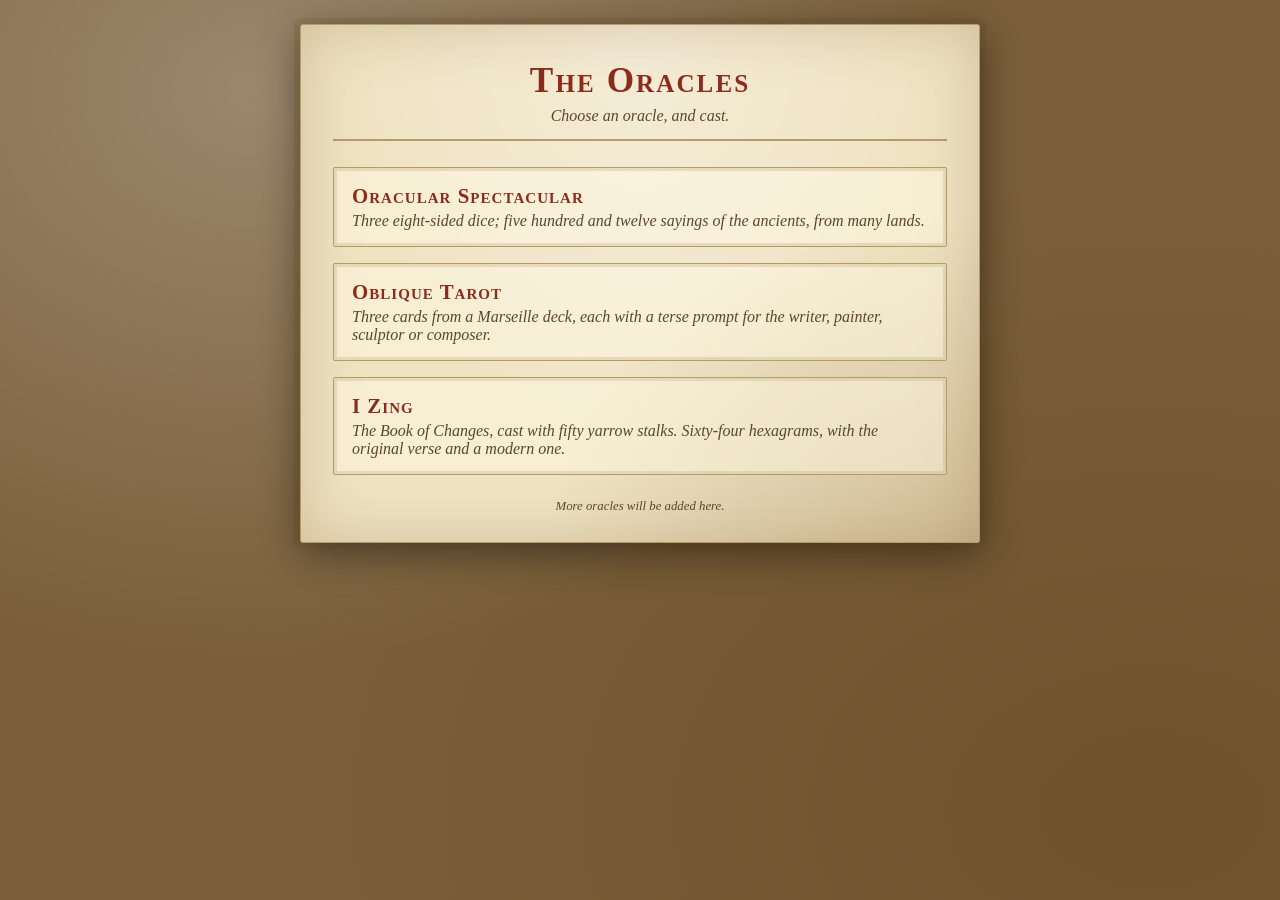
<file: index.html>
<!doctype html>
<html lang="en">
<head>
<meta charset="utf-8">
<meta name="viewport" content="width=device-width, initial-scale=1">
<title>The Oracles</title>
<link rel="stylesheet" href="style.css">
</head>
<body>
<main class="sheet">
  <header>
    <h1>The Oracles</h1>
    <p class="sub">Choose an oracle, and cast.</p>
  </header>

  <nav class="cards" aria-label="Oracles">
    <a class="card" href="oracle/">
      <h2>Oracular Spectacular</h2>
      <p>Three eight-sided dice; five hundred and twelve sayings of the ancients, from many lands.</p>
    </a>
    <a class="card" href="oblique/">
      <h2>Oblique Tarot</h2>
      <p>Three cards from a Marseille deck, each with a terse prompt for the writer, painter, sculptor or composer.</p>
    </a>
    <a class="card" href="izing/">
      <h2>I Zing</h2>
      <p>The Book of Changes, cast with fifty yarrow stalks. Sixty-four hexagrams, with the original verse and a modern one.</p>
    </a>
  </nav>

  <footer>More oracles will be added here.</footer>
</main>
</body>
</html>
</file>
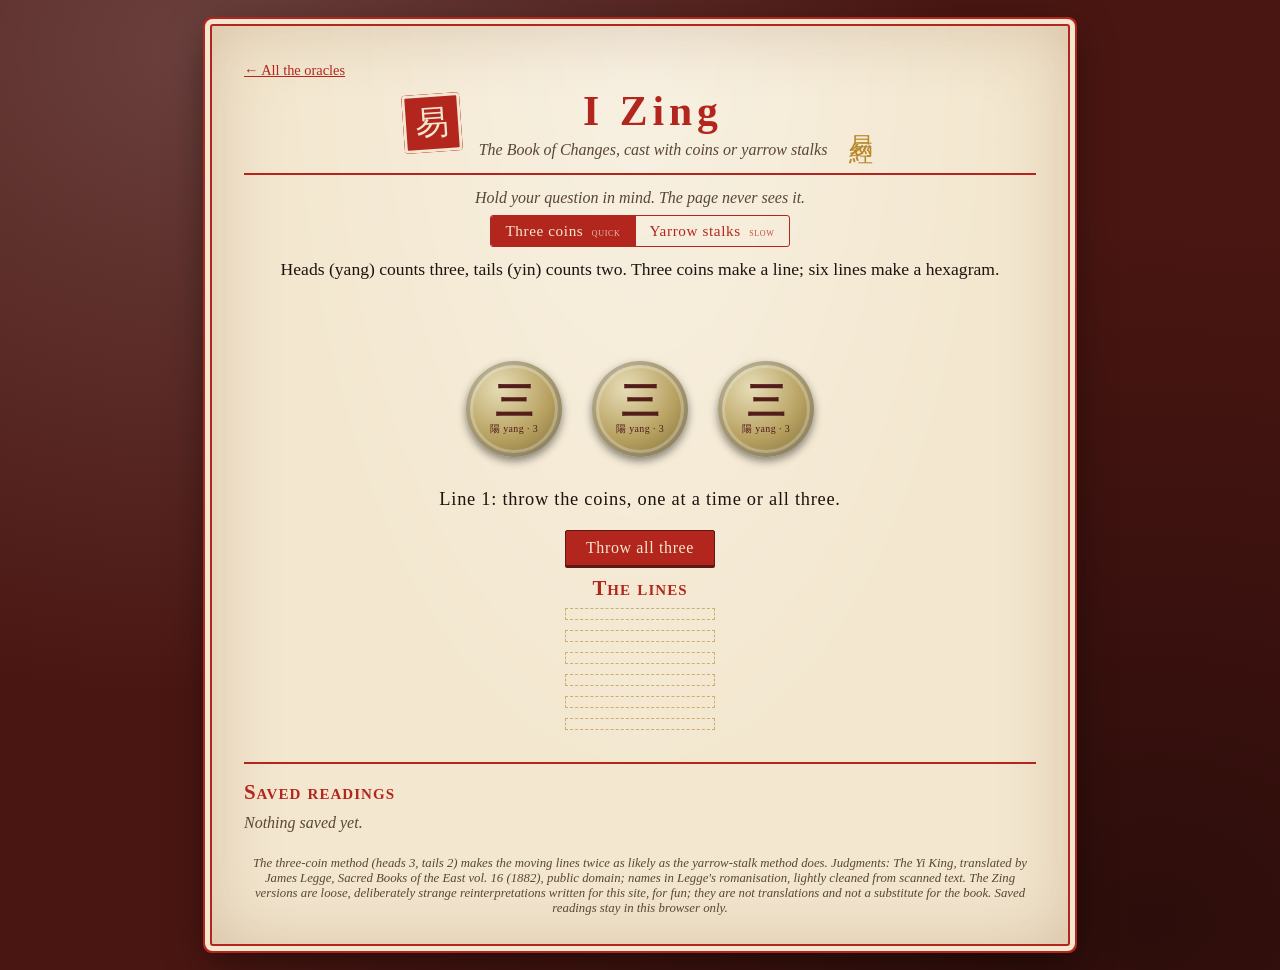
<file: izing/index.html>
<!doctype html>
<html lang="en">
<head>
<meta charset="utf-8">
<meta name="viewport" content="width=device-width, initial-scale=1">
<title>I Zing</title>
<link rel="stylesheet" href="../style.css">
<link rel="stylesheet" href="izing.css">
</head>
<body class="izing">
<main class="sheet wide">
  <header>
    <p class="crumb"><a href="../">&larr; All the oracles</a></p>
    <div class="titleblock">
      <span class="seal" aria-hidden="true">易</span>
      <div>
        <h1>I Zing</h1>
        <p class="sub">The Book of Changes, cast with coins or yarrow stalks</p>
      </div>
      <span class="vert" aria-hidden="true">易經</span>
    </div>
  </header>

  <p class="hold">Hold your question in mind. The page never sees it.</p>

  <section class="altar" aria-label="Yarrow stalks">
    <div class="modes" role="group" aria-label="Method of casting">
      <button id="mCoins" class="mode on" type="button" aria-pressed="true">Three coins <span>quick</span></button>
      <button id="mStalks" class="mode" type="button" aria-pressed="false">Yarrow stalks <span>slow</span></button>
    </div>
    <p id="say" class="say" aria-live="polite"></p>
    <div id="coinbox" class="coinbox">
      <button class="coin" type="button" aria-label="Throw coin 1"><span class="cface heads"><b>三</b><small>陽 yang · 3</small></span><span class="cface tails"><b>二</b><small>陰 yin · 2</small></span></button>
      <button class="coin" type="button" aria-label="Throw coin 2"><span class="cface heads"><b>三</b><small>陽 yang · 3</small></span><span class="cface tails"><b>二</b><small>陰 yin · 2</small></span></button>
      <button class="coin" type="button" aria-label="Throw coin 3"><span class="cface heads"><b>三</b><small>陽 yang · 3</small></span><span class="cface tails"><b>二</b><small>陰 yin · 2</small></span></button>
    </div>
    <p id="tally" class="tally" aria-live="polite"></p>
    <div id="field" class="field" tabindex="0" role="application" aria-label="Fifty yarrow stalks. Click, or use the arrow keys and Enter, to divide the bundle."></div>
    <p id="progress" class="progress"></p>
    <div class="actions">
      <button id="toss" type="button">Throw all three</button>
      <button id="tossrest" type="button" class="ghost" hidden>Throw the rest</button>
      <button id="go" type="button" hidden>Take one stalk aside</button>
      <button id="castagain" type="button" hidden>Cast again</button>
      <button id="random" type="button" hidden>Divide at random</button>
    </div>
  </section>

  <section class="figure-wrap">
    <h2>The lines</h2>
    <ol id="figure" class="figure" aria-label="Hexagram lines, top to bottom"></ol>
  </section>

  <section id="reading" class="reading" hidden aria-live="polite">
    <div class="hexhead">
      <span id="hglyph" class="hglyph" aria-hidden="true"></span>
      <div>
        <p class="hnum" id="hnum"></p>
        <h2 id="hname"></h2>
        <p class="hsub" id="hsub"></p>
      </div>
    </div>
    <h3>The Judgment <span class="small">(Legge, 1882)</span></h3>
    <blockquote id="legge"></blockquote>
    <h3>The Zing</h3>
    <blockquote id="zing" class="zing"></blockquote>
    <div id="becoming" hidden>
      <p class="becomes">The moving lines turn this into</p>
      <div class="hexhead small">
        <span id="bglyph" class="hglyph" aria-hidden="true"></span>
        <div><p class="hnum" id="bnum"></p><h2 id="bname"></h2><p class="hsub" id="bsub"></p></div>
      </div>
      <blockquote id="blegge"></blockquote>
      <blockquote id="bzing" class="zing"></blockquote>
    </div>
    <div class="actions small">
      <button id="copy" type="button">Copy</button>
      <button id="save" type="button">Save</button>
      <span id="note" class="note" role="status"></span>
    </div>
  </section>

  <p id="error" class="error" hidden></p>

  <section class="saved">
    <h2>Saved readings</h2>
    <p id="empty" class="empty">Nothing saved yet.</p>
    <ul id="list"></ul>
  </section>

  <footer>
    The three-coin method (heads 3, tails 2) makes the moving lines twice as likely as the yarrow-stalk method does. Judgments: <em>The Yi King</em>, translated by James Legge, <em>Sacred Books of the East</em> vol. 16 (1882), public domain;
    names in Legge's romanisation, lightly cleaned from scanned text. The Zing versions are loose, deliberately strange reinterpretations written for this site, for fun;
    they are not translations and not a substitute for the book. Saved readings stay in this browser only.
  </footer>
</main>
<script src="app.js"></script>
</body>
</html>
</file>
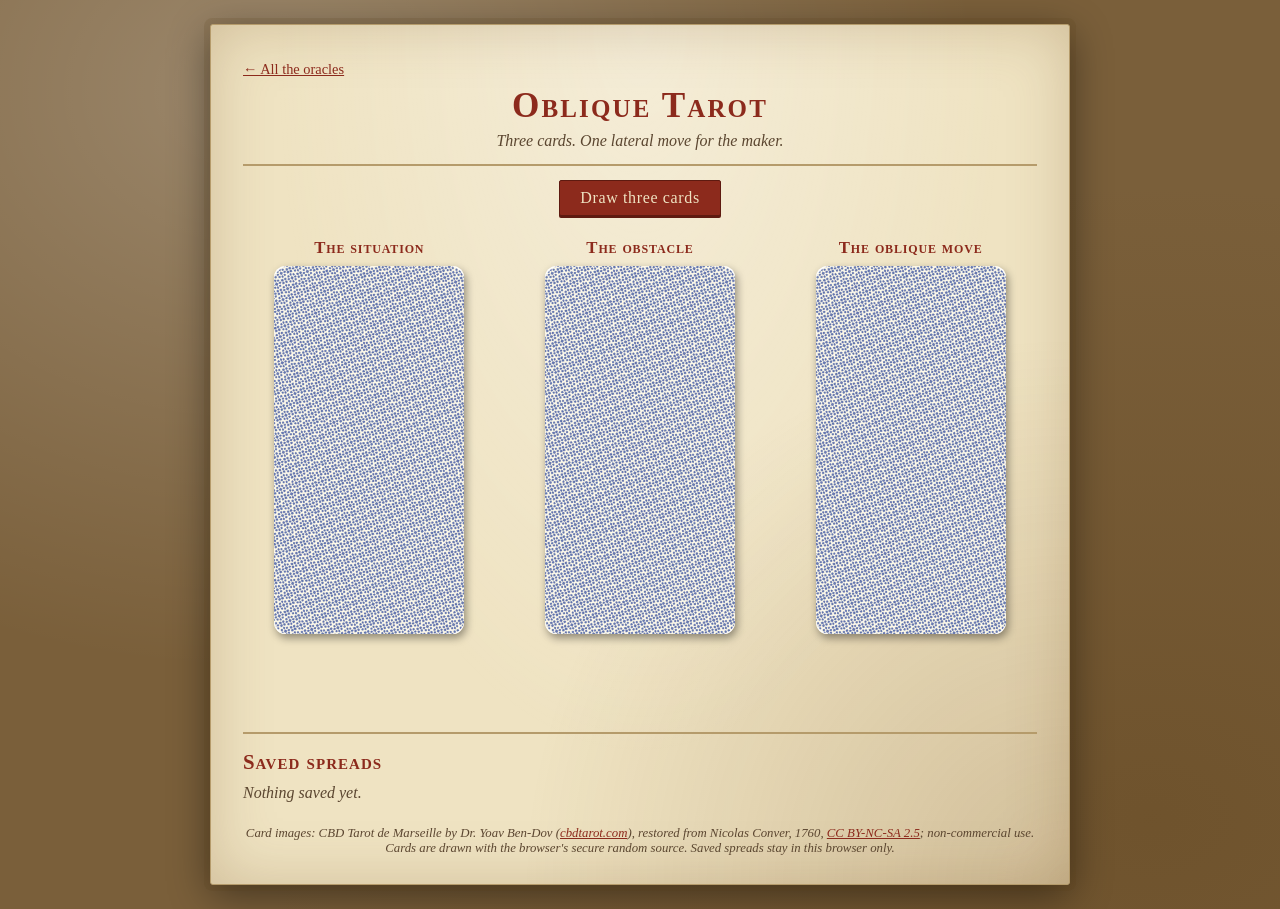
<file: oblique/index.html>
<!doctype html>
<html lang="en">
<head>
<meta charset="utf-8">
<meta name="viewport" content="width=device-width, initial-scale=1">
<title>Oblique Tarot</title>
<link rel="stylesheet" href="../style.css">
</head>
<body>
<main class="sheet wide">
  <header>
    <p class="crumb"><a href="../">&larr; All the oracles</a></p>
    <h1>Oblique Tarot</h1>
    <p class="sub">Three cards. One lateral move for the maker.</p>
  </header>

  <div class="actions">
    <button id="draw" type="button">Draw three cards</button>
  </div>

  <section id="spread" class="spread" aria-live="polite">
    <article class="slot" data-i="0"><h2>The situation</h2><div class="cardwrap"><img class="face" alt="Card back" src="cards/back.jpg"></div><p class="cname"></p><p class="cprompt"></p><p class="cfield"></p></article>
    <article class="slot" data-i="1"><h2>The obstacle</h2><div class="cardwrap"><img class="face" alt="Card back" src="cards/back.jpg"></div><p class="cname"></p><p class="cprompt"></p><p class="cfield"></p></article>
    <article class="slot" data-i="2"><h2>The oblique move</h2><div class="cardwrap"><img class="face" alt="Card back" src="cards/back.jpg"></div><p class="cname"></p><p class="cprompt"></p><p class="cfield"></p></article>
  </section>

  <div id="tools" class="actions small" hidden>
    <button id="copy" type="button">Copy spread</button>
    <button id="save" type="button">Save spread</button>
    <span id="note" class="note" role="status"></span>
  </div>

  <p id="error" class="error" hidden></p>

  <section class="saved">
    <h2>Saved spreads</h2>
    <p id="empty" class="empty">Nothing saved yet.</p>
    <ul id="list"></ul>
  </section>

  <footer>
    Card images: <em>CBD Tarot de Marseille</em> by Dr. Yoav Ben-Dov (<a href="https://cbdtarot.com">cbdtarot.com</a>),
    restored from Nicolas Conver, 1760,
    <a href="https://creativecommons.org/licenses/by-nc-sa/2.5/">CC BY-NC-SA 2.5</a>; non-commercial use.
    Cards are drawn with the browser's secure random source. Saved spreads stay in this browser only.
  </footer>
</main>
<script src="app.js"></script>
</body>
</html>
</file>
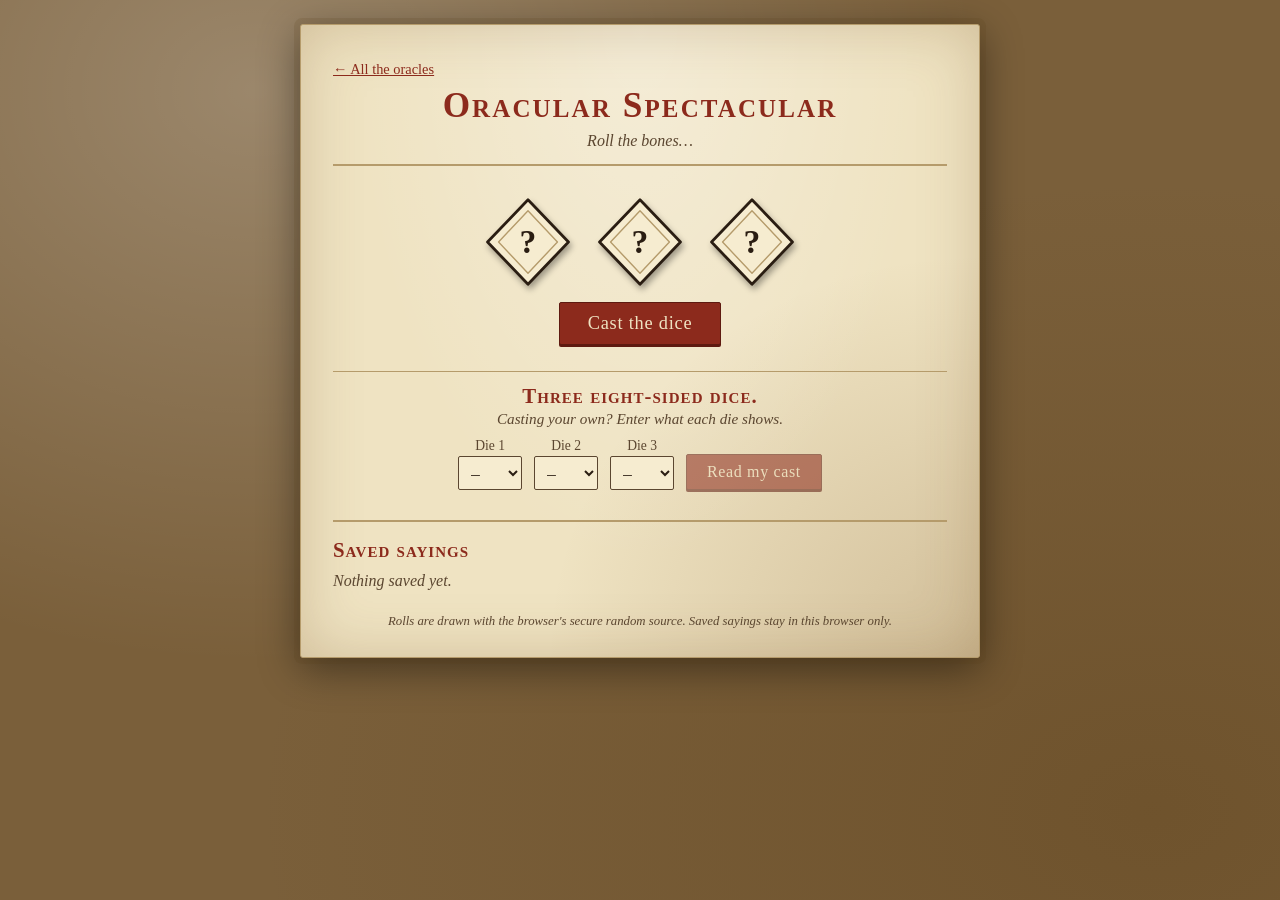
<file: oracle/index.html>
<!doctype html>
<html lang="en">
<head>
<meta charset="utf-8">
<meta name="viewport" content="width=device-width, initial-scale=1">
<title>Oracular Spectacular</title>
<link rel="stylesheet" href="../style.css">
</head>
<body>
<main class="sheet">
  <header>
    <p class="crumb"><a href="../">&larr; All the oracles</a></p>
    <h1>Oracular Spectacular</h1>
    <p class="sub">Roll the bones&hellip;</p>
  </header>

  <section class="dice" id="dice" aria-label="Dice">
    <div class="die" data-i="0"><svg viewBox="0 0 100 100" aria-hidden="true"><polygon points="50,4 94,50 50,96 6,50"/><polygon class="inner" points="50,16 82,50 50,84 18,50"/></svg><span class="pip">?</span></div>
    <div class="die" data-i="1"><svg viewBox="0 0 100 100" aria-hidden="true"><polygon points="50,4 94,50 50,96 6,50"/><polygon class="inner" points="50,16 82,50 50,84 18,50"/></svg><span class="pip">?</span></div>
    <div class="die" data-i="2"><svg viewBox="0 0 100 100" aria-hidden="true"><polygon points="50,4 94,50 50,96 6,50"/><polygon class="inner" points="50,16 82,50 50,84 18,50"/></svg><span class="pip">?</span></div>
  </section>

  <div class="actions">
    <button id="roll" type="button">Cast the dice</button>
  </div>

  <section class="manual" aria-labelledby="manual-h">
    <h2 id="manual-h">Three eight-sided dice.</h2>
    <p class="hint">Casting your own? Enter what each die shows.</p>
    <form id="manual" class="manual-form">
      <label>Die 1 <select id="m1"><option value="">&ndash;</option><option value="1">1</option><option value="2">2</option><option value="3">3</option><option value="4">4</option><option value="5">5</option><option value="6">6</option><option value="7">7</option><option value="8">8</option></select></label>
      <label>Die 2 <select id="m2"><option value="">&ndash;</option><option value="1">1</option><option value="2">2</option><option value="3">3</option><option value="4">4</option><option value="5">5</option><option value="6">6</option><option value="7">7</option><option value="8">8</option></select></label>
      <label>Die 3 <select id="m3"><option value="">&ndash;</option><option value="1">1</option><option value="2">2</option><option value="3">3</option><option value="4">4</option><option value="5">5</option><option value="6">6</option><option value="7">7</option><option value="8">8</option></select></label>
      <button id="read" type="submit" disabled>Read my cast</button>
    </form>
  </section>

  <section id="oracle" class="oracle" aria-live="polite" hidden>
    <blockquote><p id="text"></p></blockquote>
    <p class="attr"><span id="source"></span></p>
    <p class="meta"><span id="tradition"></span> &middot; <span id="era"></span><br><span id="translator"></span></p>
    <div class="actions small">
      <button id="copy" type="button">Copy</button>
      <button id="save" type="button">Save</button>
      <span id="note" class="note" role="status"></span>
    </div>
  </section>

  <p id="error" class="error" hidden></p>

  <section class="saved">
    <h2>Saved sayings</h2>
    <p id="empty" class="empty">Nothing saved yet.</p>
    <ul id="list"></ul>
  </section>

  <footer>Rolls are drawn with the browser's secure random source. Saved sayings stay in this browser only.</footer>
</main>
<script src="app.js"></script>
</body>
</html>
</file>
<file: style.css>
:root {
  --vellum: #efe3c2;
  --vellum-dark: #d9c598;
  --ink: #2a1d12;
  --ink-soft: #5b4630;
  --rubric: #8c2a1c;
  --rule: #b59b6b;
}
* { box-sizing: border-box; }
body {
  margin: 0;
  min-height: 100vh;
  color: var(--ink);
  font-family: "Palatino Linotype", Palatino, "Book Antiqua", Georgia, serif;
  background:
    radial-gradient(ellipse at 20% 10%, rgba(255,255,255,.25), transparent 50%),
    radial-gradient(ellipse at 90% 90%, rgba(90,60,20,.35), transparent 55%),
    #7a5f3a;
  padding: 24px 16px;
}
.sheet {
  max-width: 680px;
  margin: 0 auto;
  padding: 36px 32px 28px;
  background:
    radial-gradient(ellipse at 50% 0%, rgba(255,255,255,.35), transparent 60%),
    radial-gradient(ellipse at 100% 100%, rgba(120,80,30,.25), transparent 45%),
    var(--vellum);
  border: 1px solid var(--rule);
  box-shadow: 0 0 0 6px rgba(90,60,20,.15), 0 10px 40px rgba(0,0,0,.45), inset 0 0 60px rgba(120,80,30,.25);
  border-radius: 3px;
}
header { text-align: center; border-bottom: 2px double var(--rule); padding-bottom: 14px; }
h1 {
  margin: 0;
  font-size: 2.2rem;
  font-variant: small-caps;
  letter-spacing: .06em;
  color: var(--rubric);
}
.sub { margin: 6px 0 0; font-style: italic; color: var(--ink-soft); }

.dice { display: flex; justify-content: center; gap: 20px; margin: 30px 0 10px; }
.die { position: relative; width: 92px; height: 92px; }
.die svg { width: 100%; height: 100%; overflow: visible; filter: drop-shadow(2px 4px 3px rgba(0,0,0,.35)); }
.die polygon { fill: #f6ecd0; stroke: var(--ink); stroke-width: 3; stroke-linejoin: round; }
.die polygon.inner { fill: none; stroke: var(--rule); stroke-width: 1.5; }
.pip {
  position: absolute; inset: 0;
  display: flex; align-items: center; justify-content: center;
  font-size: 2.1rem; font-weight: bold; color: var(--ink);
}
.die.rolling { animation: tumble .32s linear infinite; }
.die.rolling:nth-child(2) { animation-duration: .27s; animation-direction: reverse; }
.die.rolling:nth-child(3) { animation-duration: .36s; }
.die.landed { animation: thud .35s ease-out; }
.die.landed polygon:first-child { fill: #fbf3dc; }
@keyframes tumble {
  0% { transform: rotate(0) translateY(0); }
  25% { transform: rotate(90deg) translateY(-8px); }
  50% { transform: rotate(180deg) translateY(0); }
  75% { transform: rotate(270deg) translateY(-8px); }
  100% { transform: rotate(360deg) translateY(0); }
}
@keyframes thud {
  0% { transform: scale(1.18) rotate(-6deg); }
  60% { transform: scale(.96) rotate(2deg); }
  100% { transform: scale(1) rotate(0); }
}

.actions { text-align: center; margin: 14px 0; }
.actions.small { text-align: left; display: flex; align-items: center; gap: 10px; flex-wrap: wrap; }
button {
  font: inherit;
  cursor: pointer;
  color: var(--vellum);
  background: var(--rubric);
  border: 1px solid #5e1a10;
  padding: 8px 20px;
  border-radius: 2px;
  letter-spacing: .04em;
  box-shadow: 0 2px 0 #5e1a10;
}
button:hover:not(:disabled) { background: #a33322; }
button:disabled { opacity: .55; cursor: default; }
button:focus-visible { outline: 3px solid var(--ink); outline-offset: 2px; }
.actions.small button, li button {
  background: transparent; color: var(--rubric); border-color: var(--rubric); box-shadow: none; padding: 4px 12px;
}
.actions.small button:hover:not(:disabled), li button:hover { background: rgba(140,42,28,.12); }
#roll { font-size: 1.15rem; padding: 10px 28px; }

.manual { text-align: center; margin: 26px 0 0; padding-top: 12px; border-top: 1px solid var(--rule); }
.manual h2 { margin: 0; }
.hint { margin: 2px 0 10px; font-style: italic; color: var(--ink-soft); font-size: .95rem; }
.manual-form { display: flex; flex-wrap: wrap; justify-content: center; align-items: flex-end; gap: 12px; }
.manual-form label { display: flex; flex-direction: column; font-size: .85rem; color: var(--ink-soft); gap: 2px; }
.manual-form select {
  font: inherit; font-size: 1.1rem; color: var(--ink); background: #f6ecd0;
  border: 1px solid var(--ink-soft); border-radius: 2px; padding: 5px 8px; min-width: 64px;
}
.manual-form select:focus-visible { outline: 3px solid var(--ink); outline-offset: 2px; }

.oracle { margin-top: 22px; animation: unfurl .7s ease-out; }
@keyframes unfurl { from { opacity: 0; transform: translateY(10px); } to { opacity: 1; transform: none; } }
blockquote { margin: 0; padding: 0 6px; }
blockquote p { margin: 0; font-size: 1.55rem; line-height: 1.45; white-space: pre-line; }
blockquote p { display: flex; align-items: flex-start; }
blockquote .cap { flex: none; font-size: 3.6rem; line-height: .95; padding-right: 8px; color: var(--rubric); }
blockquote .rest { flex: 1; min-width: 0; }
.attr { margin: 14px 0 2px; text-align: right; font-style: italic; font-size: 1.1rem; }
.attr span::before { content: "\2014\00a0"; }
.meta { margin: 0 0 8px; text-align: right; font-size: .9rem; color: var(--ink-soft); }
.note { color: var(--ink-soft); font-style: italic; font-size: .9rem; }

.saved { margin-top: 30px; border-top: 2px double var(--rule); padding-top: 10px; }
h2 { font-variant: small-caps; letter-spacing: .05em; color: var(--rubric); margin: 6px 0 10px; font-size: 1.3rem; }
.empty { font-style: italic; color: var(--ink-soft); margin: 0; }
ul { list-style: none; padding: 0; margin: 0; }
li { padding: 10px 0; border-bottom: 1px solid var(--rule); }
li:last-child { border-bottom: 0; }
li q, li .q { display: block; white-space: pre-line; quotes: none; }
li .from { display: block; font-size: .85rem; color: var(--ink-soft); font-style: italic; margin: 3px 0 6px; }
li .row { display: flex; gap: 8px; }
.error { color: var(--rubric); text-align: center; font-weight: bold; }
footer { margin-top: 24px; text-align: center; font-size: .8rem; color: var(--ink-soft); font-style: italic; }
[hidden] { display: none !important; }

@media (max-width: 480px) {
  .sheet { padding: 24px 16px; }
  h1 { font-size: 1.7rem; }
  .die { width: 72px; height: 72px; }
  .dice { gap: 12px; }
  .pip { font-size: 1.7rem; }
  blockquote p { font-size: 1.3rem; }
}
@media (prefers-reduced-motion: reduce) {
  .die.rolling, .die.landed, .oracle { animation: none; }
}

/* Hub page and breadcrumb */
.crumb { margin: 0 0 8px; text-align: left; font-size: .9rem; }
.crumb a, .card a { color: var(--rubric); }
.cards { display: grid; gap: 16px; margin: 26px 0 8px; }
.card {
  display: block; text-decoration: none; color: var(--ink);
  padding: 16px 18px; border: 1px solid var(--rule); background: rgba(255,250,230,.45);
  box-shadow: inset 0 0 0 3px rgba(181,155,107,.25); border-radius: 2px;
}
.card:hover, .card:focus-visible { background: rgba(255,250,230,.8); outline: 2px solid var(--rubric); outline-offset: 2px; }
.card h2 { margin: 0 0 4px; }
.card p { margin: 0; color: var(--ink-soft); font-style: italic; }

/* Oblique Tarot */
.sheet.wide { max-width: 860px; }
.spread { display: grid; grid-template-columns: repeat(3, 1fr); gap: 18px; margin: 22px 0 6px; }
.slot { text-align: center; }
.slot h2 { margin: 0 0 8px; font-size: 1.05rem; }
.cardwrap { display: inline-block; }
.face {
  display: block; width: 100%; max-width: 190px; height: auto;
  /* The images are square-cornered JPEGs with white corners outside the card's own rounded edge
     (measured radius about 17px on a 293x567 image). Clip to that radius so no white shows,
     on both faces and backs. */
  border-radius: 6% / 3.1%;
  box-shadow: 2px 4px 8px rgba(0,0,0,.4);
}
.face.rev { transform: rotate(180deg); }
.cname { margin: 10px 0 2px; font-size: .85rem; color: var(--ink-soft); min-height: 1.2em; }
.cprompt { margin: 4px 0; font-size: 1.45rem; line-height: 1.25; color: var(--ink); min-height: 1.3em; }
.cfield { margin: 0; font-size: .8rem; font-variant: small-caps; letter-spacing: .08em; color: var(--rubric); }
.slot:not(.shown) .cname, .slot:not(.shown) .cprompt { visibility: hidden; }
.slot.shown .cprompt { animation: unfurl .6s ease-out; }
footer a { color: var(--rubric); }
@media (max-width: 560px) {
  .spread { grid-template-columns: 1fr; gap: 26px; }
  .face { max-width: 150px; }
}
@media (prefers-reduced-motion: reduce) { .slot.shown .cprompt { animation: none; } }
</file>
<file: izing/izing.css>
body.izing {
  --vellum: #f3e7cf;
  --vellum-dark: #e0cfa6;
  --ink: #1d1410;
  --ink-soft: #5a4636;
  --rubric: #b3261e;
  --rule: #b8892b;
  --gold: #b8892b;
  background:
    radial-gradient(ellipse at 15% 5%, rgba(255,255,255,.18), transparent 50%),
    radial-gradient(ellipse at 90% 95%, rgba(0,0,0,.4), transparent 55%),
    #4a1612;
  font-family: "Noto Serif CJK SC", "Source Han Serif SC", "Songti SC", "STSong", "SimSun", "Palatino Linotype", Georgia, serif;
}
.izing .sheet {
  border: 2px solid var(--rubric);
  box-shadow: 0 0 0 5px var(--vellum), 0 0 0 7px var(--rubric), 0 12px 40px rgba(0,0,0,.55), inset 0 0 70px rgba(120,60,20,.22);
  background:
    radial-gradient(ellipse at 50% 0%, rgba(255,255,255,.4), transparent 60%),
    var(--vellum);
}
.izing header { border-bottom: 2px solid var(--rubric); }
.titleblock { display: flex; align-items: center; justify-content: center; gap: 18px; margin-top: 6px; }
.titleblock h1 { font-variant: normal; letter-spacing: .12em; font-size: 2.6rem; color: var(--rubric); }
.seal {
  display: inline-flex; align-items: center; justify-content: center;
  width: 58px; height: 58px; background: var(--rubric); color: var(--vellum);
  font-size: 2.1rem; border-radius: 4px; transform: rotate(-4deg);
  box-shadow: inset 0 0 0 3px var(--vellum), inset 0 0 0 5px var(--rubric);
}
.vert { writing-mode: vertical-rl; font-size: 1.5rem; color: var(--gold); letter-spacing: .3em; }
.hold { text-align: center; font-style: italic; color: var(--ink-soft); margin: 14px 0 6px; }

.altar { text-align: center; }
.say { min-height: 2.6em; margin: 6px 0; font-size: 1.1rem; }
.field {
  position: relative; height: 320px; margin: 4px auto; max-width: 640px; overflow: hidden;
  border: 1px solid var(--rule); border-radius: 3px; cursor: crosshair;
  background: linear-gradient(180deg, rgba(120,70,20,.06), rgba(120,70,20,.16));
}
.field:focus-visible { outline: 3px solid var(--ink); outline-offset: 2px; }
.field.busy { cursor: progress; }
.stalk {
  position: absolute; left: 0; top: 0; width: 3px; height: 90px; border-radius: 2px;
  background: linear-gradient(90deg, #8a6a2e, #d2b36a 55%, #8a6a2e);
  box-shadow: 0 1px 2px rgba(0,0,0,.35);
  transition: transform .7s cubic-bezier(.3,.7,.3,1), opacity .5s;
  will-change: transform;
}
.stalk.pick { background: linear-gradient(90deg, #8c1d16, #d94a3a 55%, #8c1d16); }
.stalk.aside { opacity: .55; }
.guide {
  position: absolute; top: 0; bottom: 0; width: 0; border-left: 1px dashed var(--rubric);
  pointer-events: none; opacity: 0; transition: opacity .15s;
}
.field:hover .guide, .field:focus .guide { opacity: .8; }
.field.busy .guide { opacity: 0; }
.zone { position: absolute; font-size: .72rem; color: var(--ink-soft); letter-spacing: .08em; pointer-events: none; }
.progress { margin: 4px 0 0; color: var(--ink-soft); font-size: .9rem; min-height: 1.3em; }
.actions { margin: 10px 0; }
#random { margin-left: 8px; background: transparent; color: var(--rubric); border-color: var(--rubric); box-shadow: none; }
#random:hover:not(:disabled) { background: rgba(179,38,30,.1); }

.figure-wrap { text-align: center; margin: 6px 0 4px; }
.figure-wrap h2 { margin-bottom: 4px; }
.figure { list-style: none; padding: 0; margin: 0 auto; width: 150px; }
.figure li { display: flex; justify-content: center; align-items: center; height: 17px; margin: 5px 0; position: relative; border: 0; padding: 0; }
.figure .bar { height: 12px; background: var(--ink); border-radius: 1px; }
.figure .yang .bar { width: 100%; }
.figure .yin .bar { width: 44%; }
.figure .yin .bar + .bar { margin-left: 12%; }
.figure .empty { height: 12px; width: 100%; border: 1px dashed var(--rule); border-radius: 1px; opacity: .6; }
.figure .mark { position: absolute; right: -34px; color: var(--rubric); font-weight: bold; font-size: .95rem; }
.figure .lbl { position: absolute; left: -64px; font-size: .72rem; color: var(--ink-soft); }

.reading { margin-top: 18px; border-top: 2px solid var(--rubric); padding-top: 12px; animation: unfurl .7s ease-out; }
.hexhead { display: flex; align-items: center; gap: 18px; }
.hglyph { font-size: 5rem; line-height: 1; color: var(--ink); }
.hexhead.small .hglyph { font-size: 3.4rem; }
.hnum { margin: 0; font-size: .8rem; color: var(--ink-soft); letter-spacing: .1em; }
.reading h2 { margin: 0; font-size: 1.6rem; font-variant: normal; }
.hsub { margin: 2px 0 0; font-style: italic; color: var(--ink-soft); }
.reading h3 { margin: 16px 0 4px; font-variant: small-caps; letter-spacing: .06em; color: var(--rubric); font-size: 1.05rem; }
.small { font-size: .8rem; font-weight: normal; letter-spacing: 0; font-variant: normal; color: var(--ink-soft); }
.reading blockquote { margin: 0; font-size: 1.1rem; line-height: 1.55; padding-left: 12px; border-left: 3px solid var(--rule); }
.reading blockquote.zing { font-size: 1.35rem; border-left-color: var(--rubric); font-style: italic; }
.becomes { margin: 18px 0 6px; text-align: center; color: var(--rubric); font-variant: small-caps; letter-spacing: .08em; }
.izing .actions.small button { color: var(--rubric); border-color: var(--rubric); }
.izing .saved { border-top: 2px solid var(--rubric); }
.izing .saved li .hex { font-size: 1.3rem; margin-right: 6px; }

@media (max-width: 560px) {
  .titleblock h1 { font-size: 2rem; }
  .vert { display: none; }
  .field { height: 300px; }
  .hglyph { font-size: 3.6rem; }
  .figure { width: 110px; }
}
@media (prefers-reduced-motion: reduce) {
  .stalk { transition: none; }
}
.reading blockquote + blockquote { margin-top: 10px; }

/* method switch and coins */
.modes { display: inline-flex; border: 1px solid var(--rubric); border-radius: 3px; overflow: hidden; margin: 2px 0 6px; }
.modes .mode { background: transparent; color: var(--rubric); border: 0; border-radius: 0; box-shadow: none; padding: 6px 14px; font-size: .95rem; }
.modes .mode + .mode { border-left: 1px solid var(--rubric); }
.modes .mode.on { background: var(--rubric); color: var(--vellum); }
.modes .mode span { font-size: .72rem; opacity: .8; margin-left: 4px; font-variant: small-caps; letter-spacing: .06em; }
.ghost, #random { background: transparent !important; color: var(--rubric) !important; border-color: var(--rubric) !important; box-shadow: none !important; }
.ghost:hover:not(:disabled) { background: rgba(179,38,30,.1) !important; }
.coinbox { display: flex; justify-content: center; align-items: flex-end; gap: 30px; height: 176px; padding: 54px 0 30px; perspective: 800px; margin: 0; }
.coin {
  position: relative; width: 96px; height: 96px; padding: 0; border: 0; border-radius: 50%; background: none; box-shadow: none;
  transform-style: preserve-3d; transform: rotateX(0deg); cursor: pointer;
}
.coin:hover:not(:disabled) { background: none; }
.coin:disabled { opacity: 1; cursor: default; }
.coin:focus-visible { outline: 3px solid var(--ink); outline-offset: 6px; }
.coin.unthrown .cface { filter: saturate(.55) brightness(.95); }
.cface {
  position: absolute; inset: 0; border-radius: 50%; backface-visibility: hidden; -webkit-backface-visibility: hidden;
  display: flex; flex-direction: column; align-items: center; justify-content: center; gap: 0;
  box-shadow: inset 0 0 0 4px rgba(0,0,0,.18), inset 0 0 0 7px rgba(255,255,255,.28), 0 4px 8px rgba(0,0,0,.45);
}
.cface.heads { background: radial-gradient(circle at 35% 28%, #fbe9a0, #d4a92c 55%, #8f6a12); color: #7a1510; }
.cface.tails { background: radial-gradient(circle at 35% 28%, #e2b184, #a8653a 55%, #5e3316); color: #fff0d6; transform: rotateX(180deg); }
.cface b { font-size: 2.4rem; line-height: 1; font-weight: 700; }
.cface small { font-size: .62rem; letter-spacing: .04em; margin-top: 2px; }
.tally { min-height: 1.7em; margin: 2px 0 0; font-size: 1.15rem; letter-spacing: .04em; color: var(--ink); }
.figure li.new .bar { animation: lineflash 1.2s ease-out; }
@keyframes lineflash { 0% { background: var(--rubric); transform: scaleX(1.25); } 100% { background: var(--ink); transform: scaleX(1); } }
.field[hidden], .progress[hidden], .coinbox[hidden], .tally[hidden] { display: none; }
@media (max-width: 560px) { .coinbox { gap: 14px; height: 150px; padding: 50px 0 26px; } .coin { width: 80px; height: 80px; } .cface b { font-size: 2rem; } }
@media (prefers-reduced-motion: reduce) { .figure li.new .bar { animation: none; } }
.say { scroll-margin-top: 14px; }
/* The shared button:hover turns the background dark red; the unselected method button has red text, so it vanished. */
.modes .mode:hover:not(:disabled) { background: rgba(179,38,30,.14); color: var(--rubric); }
.modes .mode.on:hover:not(:disabled) { background: var(--rubric); color: var(--vellum); }
</file>
